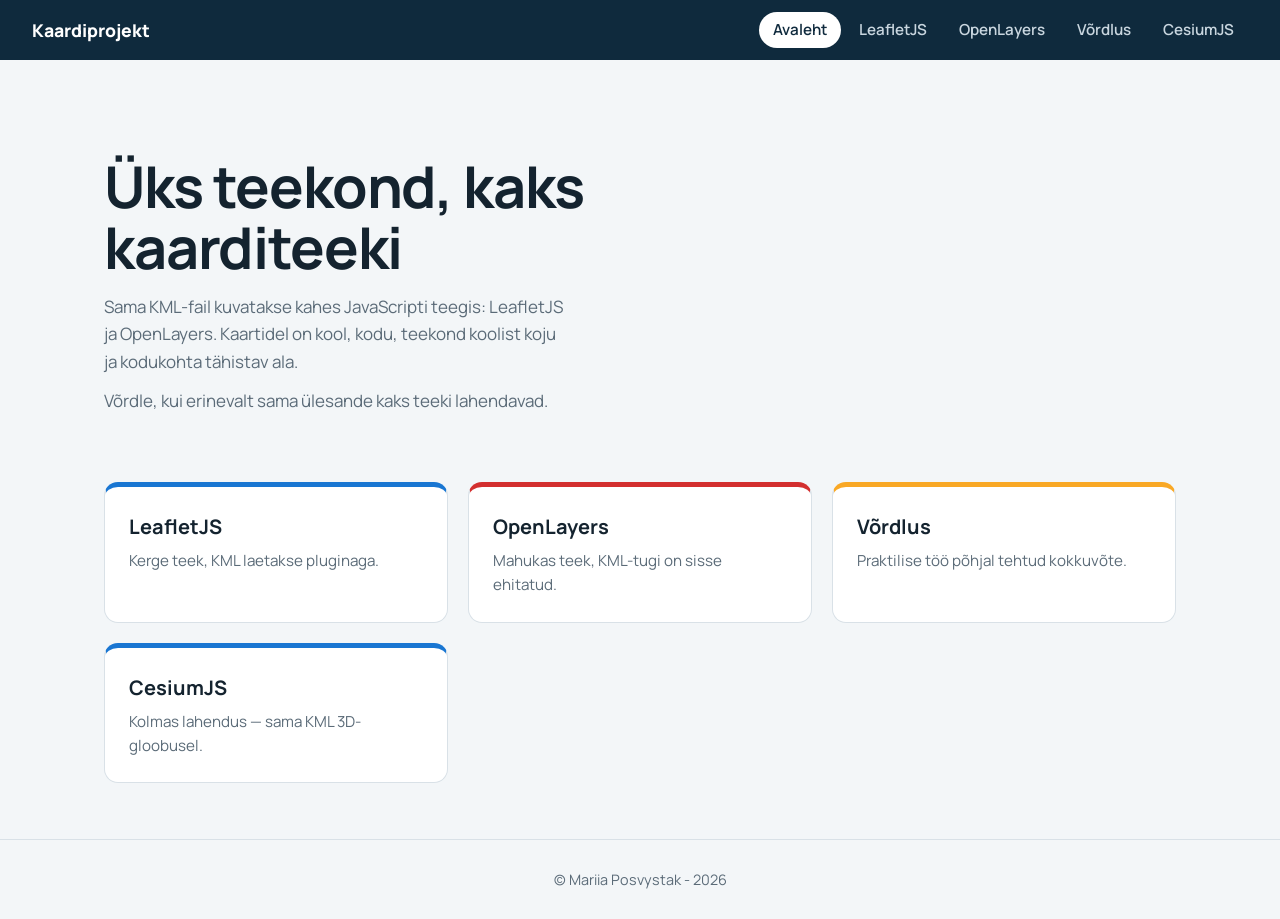
<file: index.html>
<!DOCTYPE html>
<html lang="et">
<head>
    <meta charset="UTF-8">
    <meta name="viewport" content="width=device-width, initial-scale=1.0">
    <title>Kaardiprojekt – LeafletJS ja OpenLayers</title>
    <link rel="preconnect" href="https://fonts.googleapis.com">
    <link rel="preconnect" href="https://fonts.gstatic.com" crossorigin>
    <link href="https://fonts.googleapis.com/css2?family=Manrope:wght@400;600;700;800&display=swap" rel="stylesheet">
    <link rel="stylesheet" href="style.css">
</head>
<body>
<header class="topbar">
    <a class="brand" href="index.html">Kaardiprojekt</a>
    <nav class="nav" aria-label="Peamenüü">
        <a href="index.html" aria-current="page">Avaleht</a>
        <a href="leafletJS.html">LeafletJS</a>
        <a href="OpenLayers.html">OpenLayers</a>
        <a href="võrdlus.html">Võrdlus</a>
        <a href="cesiumJS.html">CesiumJS</a>
    </nav>
</header>
<main class="wrap">
    <section class="hero">
        <div>
            <h1>Üks teekond, kaks kaarditeeki</h1>
            <p>Sama KML-fail kuvatakse kahes JavaScripti teegis: LeafletJS ja OpenLayers. Kaartidel on kool, kodu, teekond koolist koju ja kodukohta tähistav ala.</p>
            <p>Võrdle, kui erinevalt sama ülesande kaks teeki lahendavad.</p>
        </div>
    </section>

    <section class="choices" aria-label="Lehed">
        <a class="choice" href="leafletJS.html">
            <h2>LeafletJS</h2>
            <p>Kerge teek, KML laetakse pluginaga.</p>
        </a>
        <a class="choice" href="OpenLayers.html">
            <h2>OpenLayers</h2>
            <p>Mahukas teek, KML-tugi on sisse ehitatud.</p>
        </a>
        <a class="choice" href="võrdlus.html">
            <h2>Võrdlus</h2>
            <p>Praktilise töö põhjal tehtud kokkuvõte.</p>
        </a>
        <a class="choice" href="cesiumJS.html">
            <h2>CesiumJS</h2>
            <p>Kolmas lahendus — sama KML 3D-gloobusel.</p>
        </a>
    </section>
</main>
<footer>&copy; Mariia Posvystak - 2026</footer>
</body>
</html>
</file>
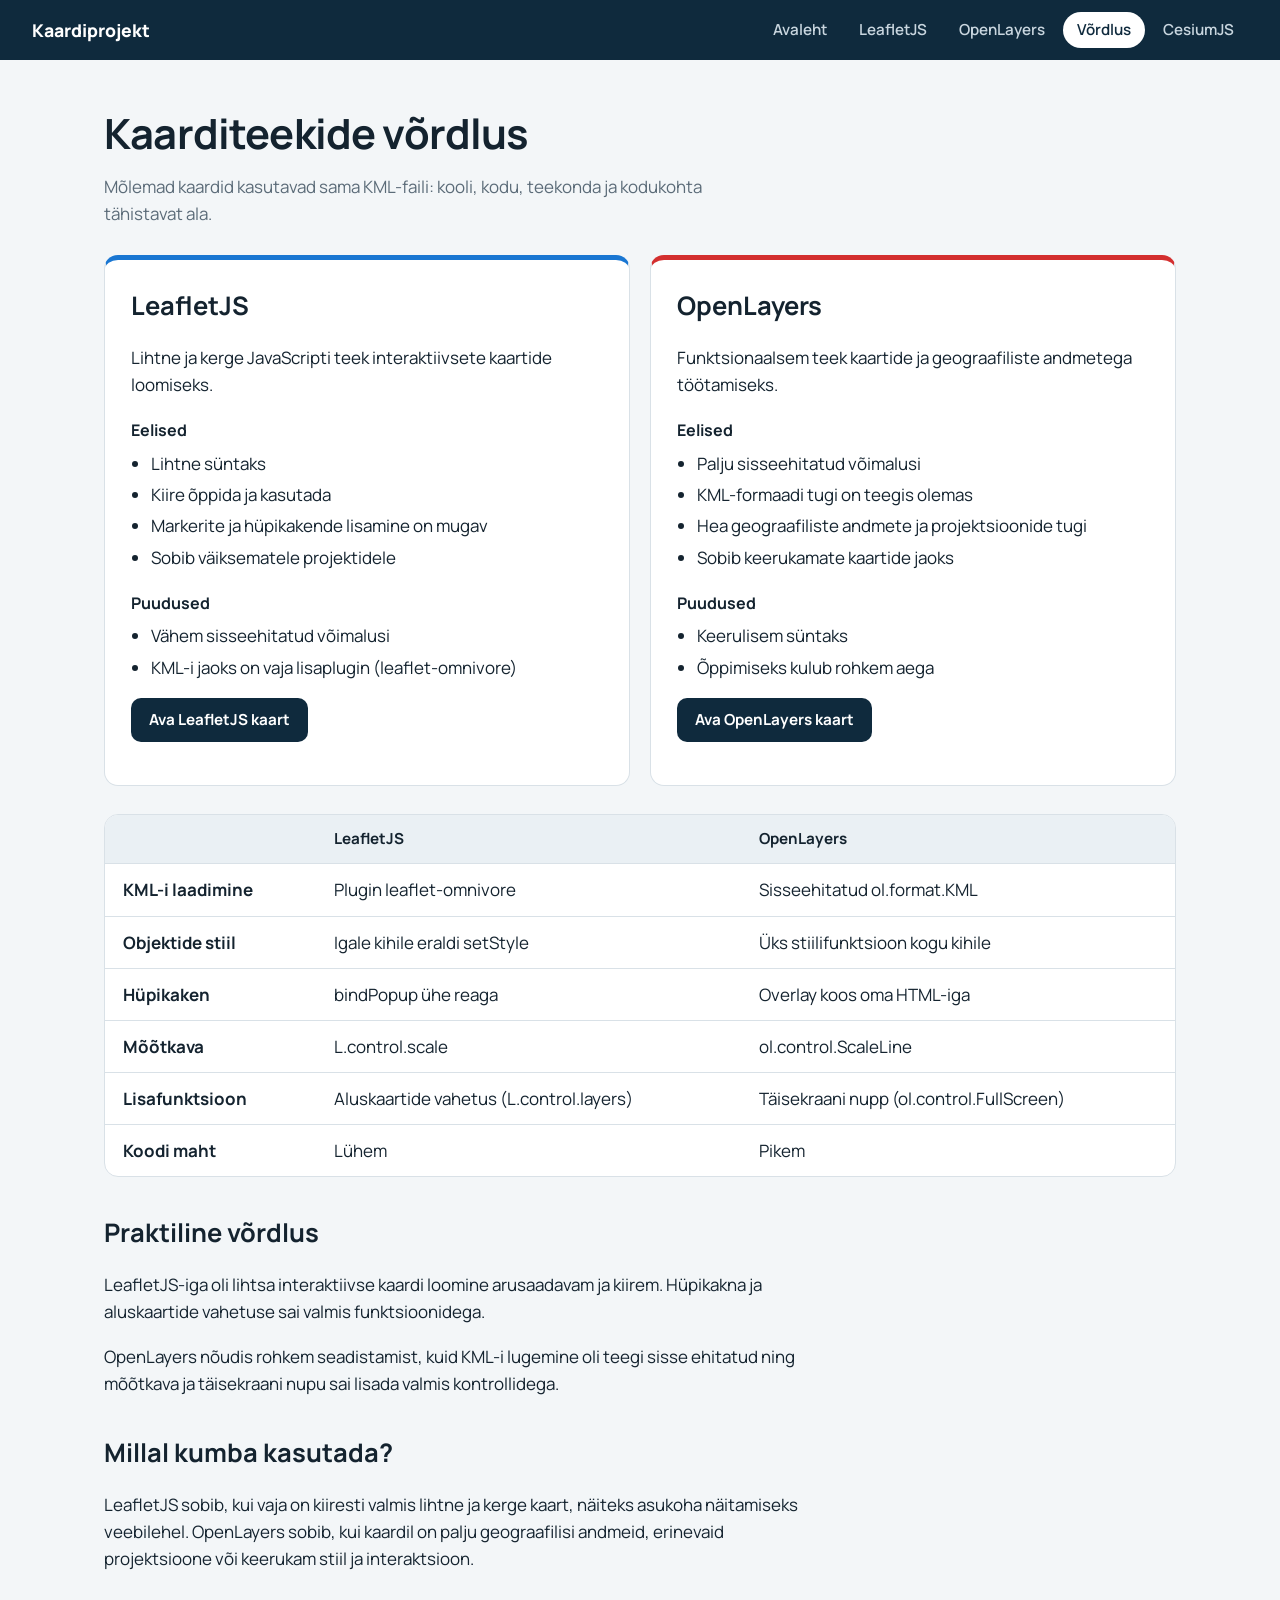
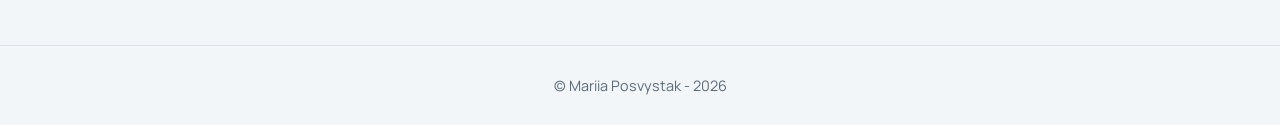
<file: võrdlus.html>
<!DOCTYPE html>
<html lang="et">
<head>
    <meta charset="UTF-8">
    <meta name="viewport" content="width=device-width, initial-scale=1.0">
    <title>Kaarditeekide võrdlus</title>
    <link rel="preconnect" href="https://fonts.googleapis.com">
    <link rel="preconnect" href="https://fonts.gstatic.com" crossorigin>
    <link href="https://fonts.googleapis.com/css2?family=Manrope:wght@400;600;700;800&display=swap" rel="stylesheet">
    <link rel="stylesheet" href="style.css">
</head>
<body>
<header class="topbar">
    <a class="brand" href="index.html">Kaardiprojekt</a>
    <nav class="nav" aria-label="Peamenüü">
        <a href="index.html">Avaleht</a>
        <a href="leafletJS.html">LeafletJS</a>
        <a href="OpenLayers.html">OpenLayers</a>
        <a href="võrdlus.html" aria-current="page">Võrdlus</a>
        <a href="cesiumJS.html">CesiumJS</a>
    </nav>
</header>
<main class="wrap">
    <h1 class="page-title">Kaarditeekide võrdlus</h1>
    <p class="page-lead">Mõlemad kaardid kasutavad sama KML-faili: kooli, kodu, teekonda ja kodukohta tähistavat ala.</p>

    <div class="split">
        <section class="card leaflet">
            <h2>LeafletJS</h2>
            <p>Lihtne ja kerge JavaScripti teek interaktiivsete kaartide loomiseks.</p>
            <h3>Eelised</h3>
            <ul>
                <li>Lihtne süntaks</li>
                <li>Kiire õppida ja kasutada</li>
                <li>Markerite ja hüpikakende lisamine on mugav</li>
                <li>Sobib väiksematele projektidele</li>
            </ul>
            <h3>Puudused</h3>
            <ul>
                <li>Vähem sisseehitatud võimalusi</li>
                <li>KML-i jaoks on vaja lisaplugin (leaflet-omnivore)</li>
            </ul>
            <p><a class="btn" href="leafletJS.html">Ava LeafletJS kaart</a></p>
        </section>

        <section class="card openlayers">
            <h2>OpenLayers</h2>
            <p>Funktsionaalsem teek kaartide ja geograafiliste andmetega töötamiseks.</p>
            <h3>Eelised</h3>
            <ul>
                <li>Palju sisseehitatud võimalusi</li>
                <li>KML-formaadi tugi on teegis olemas</li>
                <li>Hea geograafiliste andmete ja projektsioonide tugi</li>
                <li>Sobib keerukamate kaartide jaoks</li>
            </ul>
            <h3>Puudused</h3>
            <ul>
                <li>Keerulisem süntaks</li>
                <li>Õppimiseks kulub rohkem aega</li>
            </ul>
            <p><a class="btn" href="OpenLayers.html">Ava OpenLayers kaart</a></p>
        </section>
    </div>

    <div class="table-scroll">
        <table>
            <thead>
            <tr><th></th><th>LeafletJS</th><th>OpenLayers</th></tr>
            </thead>
            <tbody>
            <tr><td>KML-i laadimine</td><td>Plugin leaflet-omnivore</td><td>Sisseehitatud ol.format.KML</td></tr>
            <tr><td>Objektide stiil</td><td>Igale kihile eraldi setStyle</td><td>Üks stiilifunktsioon kogu kihile</td></tr>
            <tr><td>Hüpikaken</td><td>bindPopup ühe reaga</td><td>Overlay koos oma HTML-iga</td></tr>
            <tr><td>Mõõtkava</td><td>L.control.scale</td><td>ol.control.ScaleLine</td></tr>
            <tr><td>Lisafunktsioon</td><td>Aluskaartide vahetus (L.control.layers)</td><td>Täisekraani nupp (ol.control.FullScreen)</td></tr>
            <tr><td>Koodi maht</td><td>Lühem</td><td>Pikem</td></tr>
            </tbody>
        </table>
    </div>

    <div class="prose">
        <h2>Praktiline võrdlus</h2>
        <p>LeafletJS-iga oli lihtsa interaktiivse kaardi loomine arusaadavam ja kiirem. Hüpikakna ja aluskaartide vahetuse sai valmis funktsioonidega.</p>
        <p>OpenLayers nõudis rohkem seadistamist, kuid KML-i lugemine oli teegi sisse ehitatud ning mõõtkava ja täisekraani nupu sai lisada valmis kontrollidega.</p>
        <h2>Millal kumba kasutada?</h2>
        <p>LeafletJS sobib, kui vaja on kiiresti valmis lihtne ja kerge kaart, näiteks asukoha näitamiseks veebilehel. OpenLayers sobib, kui kaardil on palju geograafilisi andmeid, erinevaid projektsioone või keerukam stiil ja interaktsioon.</p>
    </div>
</main>
<footer>&copy; Mariia Posvystak - 2026</footer>
</body>
</html>
</file>
<file: style.css>
:root {
    --ink: #14232f;
    --muted: #5b6b78;
    --paper: #f3f6f8;
    --card: #ffffff;
    --line: #d9e1e7;
    --deep: #0f2a3d;
    --blue: #1976d2;
    --red: #d32f2f;
    --amber: #f9a825;
    --walk: #37474f;
}

* { box-sizing: border-box; }

html { scroll-behavior: smooth; }

body {
    margin: 0;
    font-family: "Manrope", "Segoe UI", Arial, sans-serif;
    font-size: 17px;
    line-height: 1.6;
    color: var(--ink);
    background: var(--paper);
}

a { color: var(--blue); }

a:focus-visible,
button:focus-visible {
    outline: 3px solid var(--amber);
    outline-offset: 2px;
}

.topbar {
    position: sticky;
    top: 0;
    z-index: 1000;
    display: flex;
    align-items: center;
    justify-content: space-between;
    flex-wrap: wrap;
    gap: 8px 24px;
    padding: 12px 32px;
    background: var(--deep);
}

.brand {
    color: #fff;
    font-weight: 800;
    font-size: 1.1rem;
    text-decoration: none;
}

.nav {
    display: flex;
    flex-wrap: wrap;
    gap: 4px;
}

.nav a {
    color: #c9d6df;
    text-decoration: none;
    font-weight: 600;
    font-size: 0.95rem;
    padding: 6px 14px;
    border-radius: 999px;
}

.nav a:hover { color: #fff; background: rgba(255, 255, 255, 0.1); }

.nav a[aria-current="page"] { color: var(--deep); background: #fff; }

.wrap {
    max-width: 1120px;
    margin: 0 auto;
    padding: 40px 24px 56px;
}

.hero {
    display: grid;
    grid-template-columns: 1.1fr 1fr;
    gap: 40px;
    align-items: center;
    padding: 56px 0 40px;
}

.hero h1 {
    margin: 0 0 16px;
    font-size: clamp(2.2rem, 5vw, 3.6rem);
    line-height: 1.05;
    letter-spacing: -0.02em;
}

.hero p { margin: 0 0 12px; max-width: 46ch; color: var(--muted); }

.hero svg { width: 100%; height: auto; }

.page-title { margin: 0 0 6px; font-size: clamp(1.8rem, 4vw, 2.6rem); letter-spacing: -0.02em; }

.page-lead { margin: 0 0 24px; color: var(--muted); max-width: 60ch; }

.choices {
    display: grid;
    grid-template-columns: repeat(3, 1fr);
    gap: 20px;
    margin-top: 16px;
}

.choice {
    display: block;
    padding: 24px;
    color: inherit;
    text-decoration: none;
    background: var(--card);
    border: 1px solid var(--line);
    border-radius: 14px;
    border-top: 5px solid var(--blue);
}

.choice:nth-child(2) { border-top-color: var(--red); }
.choice:nth-child(3) { border-top-color: var(--amber); }

.choice:hover { background: #fbfdfe; box-shadow: 0 6px 18px rgba(15, 42, 61, 0.1); }

.choice h2 { margin: 0 0 6px; font-size: 1.25rem; }

.choice p { margin: 0; color: var(--muted); font-size: 0.95rem; }

.workspace {
    display: grid;
    grid-template-columns: 1fr 280px;
    gap: 20px;
    align-items: start;
}

#map {
    width: 100%;
    height: 72vh;
    min-height: 480px;
    border-radius: 14px;
    border: 1px solid var(--line);
    background: #dfe7ec;
}

.panel {
    padding: 22px;
    background: var(--card);
    border: 1px solid var(--line);
    border-radius: 14px;
}

.panel h2 { margin: 0 0 4px; font-size: 1.05rem; }

.panel section + section { margin-top: 22px; padding-top: 22px; border-top: 1px solid var(--line); }

.legend { list-style: none; margin: 10px 0 0; padding: 0; font-size: 0.95rem; }

.legend li { display: flex; align-items: center; gap: 10px; padding: 3px 0; }

.sw { flex: none; width: 18px; height: 18px; }

.sw.marker { background: var(--blue); border-radius: 50%; }
.sw.zone { background: rgba(249, 168, 37, 0.35); border: 2px solid var(--amber); border-radius: 4px; }
.sw.bus { height: 5px; background: var(--blue); border-radius: 3px; }
.sw.walk { height: 0; border-top: 4px dashed var(--walk); }

.hint { margin: 0; color: var(--muted); font-size: 0.95rem; }

.btn {
    display: inline-block;
    padding: 10px 18px;
    color: #fff;
    font-weight: 700;
    font-size: 0.95rem;
    text-decoration: none;
    background: var(--deep);
    border-radius: 10px;
}

.btn:hover { background: var(--blue); }

.ol-popup {
    position: absolute;
    bottom: 18px;
    left: -60px;
    min-width: 170px;
    padding: 12px 34px 12px 14px;
    background: #fff;
    border: 1px solid var(--line);
    border-radius: 10px;
    box-shadow: 0 4px 16px rgba(0, 0, 0, 0.25);
    font-size: 0.95rem;
}

.ol-popup::after {
    content: "";
    position: absolute;
    top: 100%;
    left: 52px;
    border: 9px solid transparent;
    border-top-color: #fff;
}

.ol-popup button {
    position: absolute;
    top: 4px;
    right: 6px;
    border: 0;
    background: none;
    font-size: 1.2rem;
    line-height: 1;
    color: var(--muted);
    cursor: pointer;
}

.split {
    display: grid;
    grid-template-columns: 1fr 1fr;
    gap: 20px;
    margin: 28px 0;
}

.card {
    padding: 26px;
    background: var(--card);
    border: 1px solid var(--line);
    border-radius: 14px;
}

.card.leaflet { border-top: 5px solid var(--blue); }
.card.openlayers { border-top: 5px solid var(--red); }

.card h2 { margin: 0 0 8px; }
.card h3 { margin: 20px 0 6px; font-size: 1rem; }
.card ul { margin: 0; padding-left: 20px; }
.card li { margin-bottom: 4px; }

.table-scroll { overflow-x: auto; margin: 28px 0; border: 1px solid var(--line); border-radius: 14px; background: var(--card); }

table { width: 100%; border-collapse: collapse; min-width: 560px; }

th, td { padding: 12px 18px; text-align: left; border-bottom: 1px solid var(--line); vertical-align: top; }

th { background: #eaf0f4; font-size: 0.95rem; }

tr:last-child td { border-bottom: 0; }

td:first-child { font-weight: 700; }

.prose { max-width: 70ch; }

.prose h2 { margin: 36px 0 8px; }

footer {
    padding: 28px 24px;
    text-align: center;
    color: var(--muted);
    font-size: 0.9rem;
    border-top: 1px solid var(--line);
}

@media (max-width: 860px) {
    .hero, .workspace, .split, .choices { grid-template-columns: 1fr; }
    .hero { padding-top: 24px; }
    #map { height: 60vh; min-height: 380px; }
    .topbar { padding: 12px 16px; }
}

@media (prefers-reduced-motion: reduce) {
    html { scroll-behavior: auto; }
}
</file>
